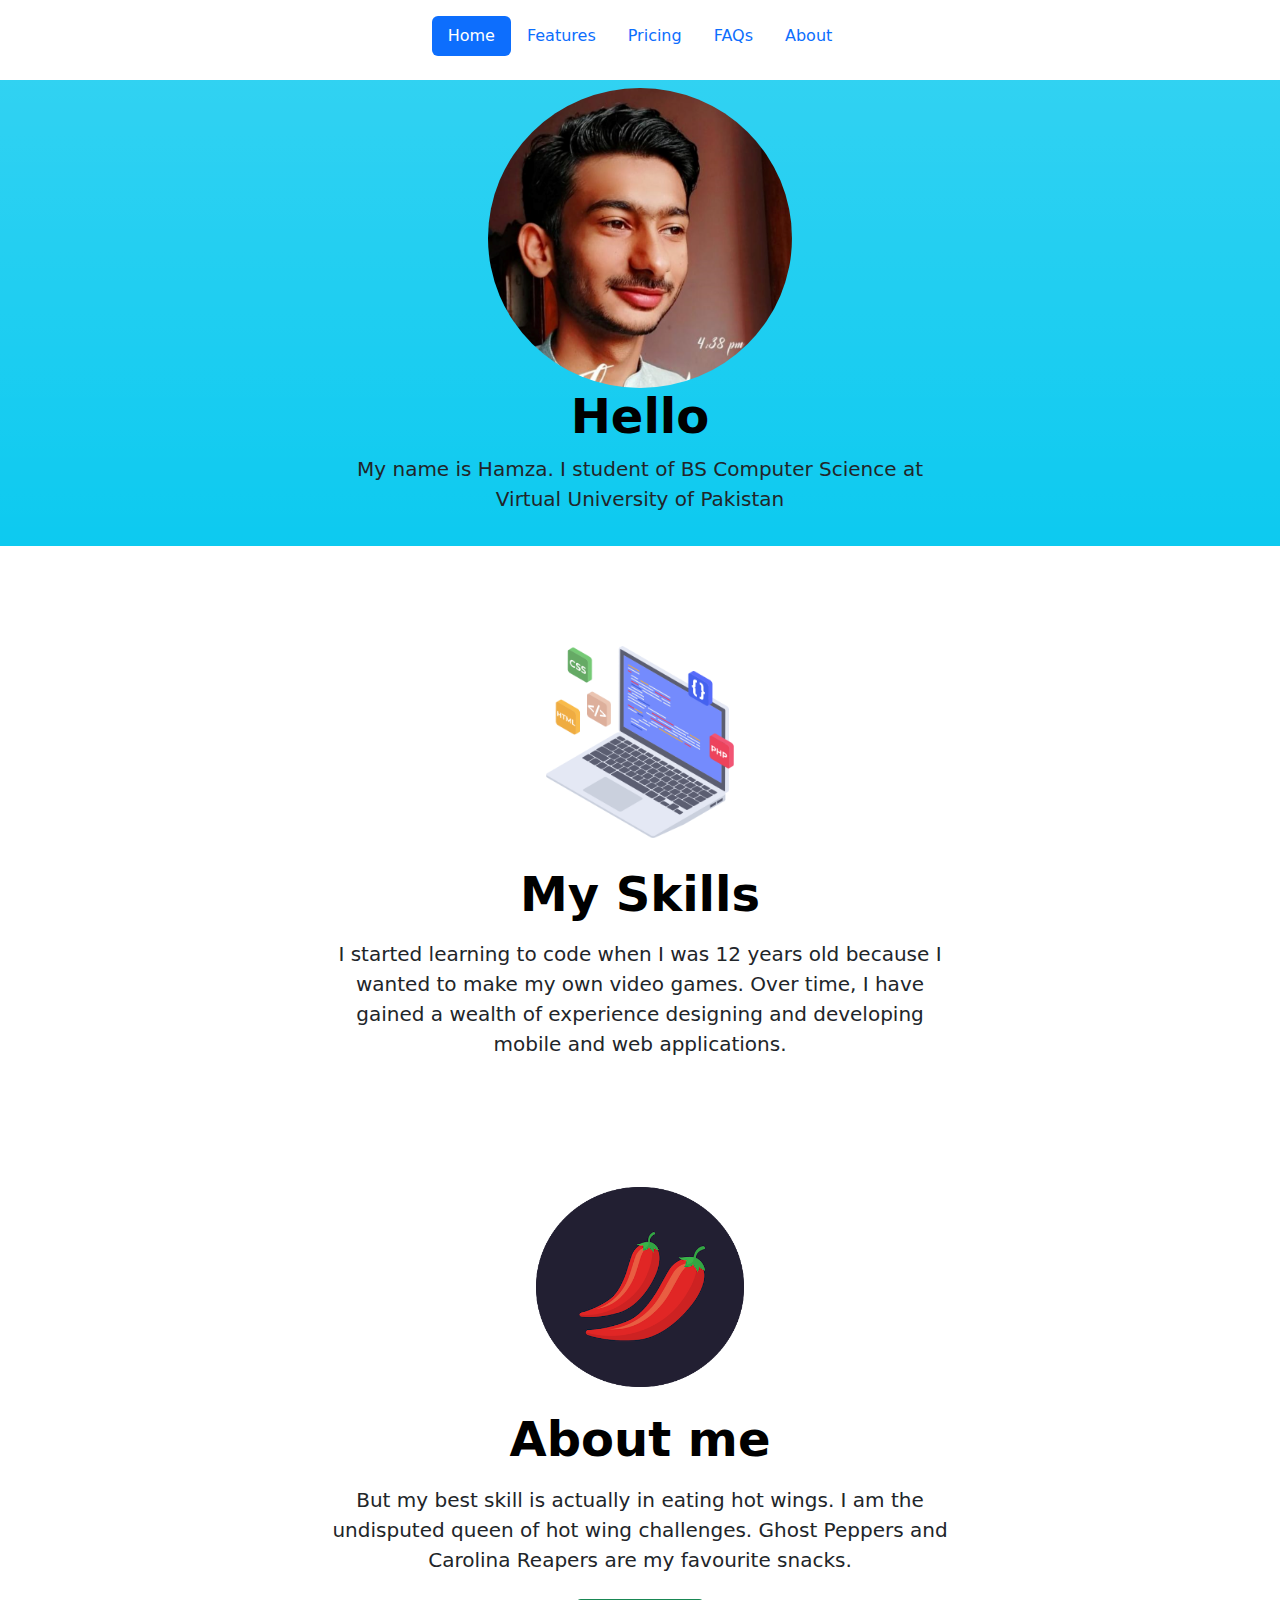
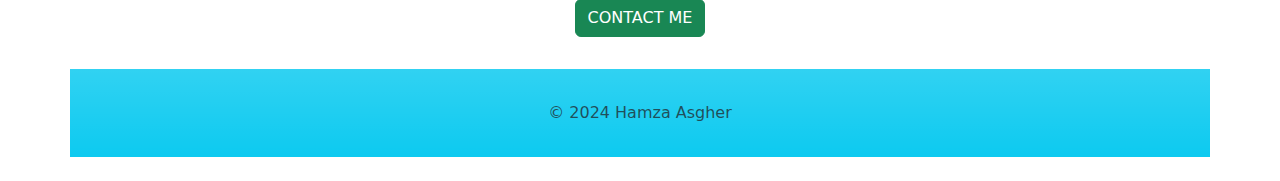
<file: index.html>
<!DOCTYPE html>
<html lang="en">
<head>
    <meta charset="UTF-8">
    <meta name="viewport" content="width=device-width, initial-scale=1.0">
    <title>my web site</title>
    <link href="https://cdn.jsdelivr.net/npm/bootstrap@5.3.3/dist/css/bootstrap.min.css" rel="stylesheet" integrity="sha384-QWTKZyjpPEjISv5WaRU9OFeRpok6YctnYmDr5pNlyT2bRjXh0JMhjY6hW+ALEwIH" crossorigin="anonymous">
</head>
<body>
    <div class="container">
        <header class="d-flex justify-content-center py-3">
          <ul class="nav nav-pills">
            <li class="nav-item"><a href="#" class="nav-link active" aria-current="page">Home</a></li>
            <li class="nav-item"><a href="./11.3 TinDog Project/index.html" class="nav-link">Features</a></li>
            <li class="nav-item"><a href="#" class="nav-link">Pricing</a></li>
            <li class="nav-item"><a href="#" class="nav-link">FAQs</a></li>
            <li class="nav-item"><a href="./my portfolio/index.html" class="nav-link">About</a></li>
          </ul>
        </header>
      </div>

    <div class="px-4 py-2 my-2 text-center   bg-info bg-gradient ">
        <img src="./Screenshot (22).png" alt="my pic" class="rounded-circle" height="300">
        <h1 class="display-5 fw-bold text-body-emphasis">Hello</h1>
        <div class="col-lg-6 mx-auto">
          <p  class="lead mb-4  lead">My name is Hamza. I student of BS Computer Science at Virtual University of Pakistan </p>
          
        </div>
      </div>
    
      <div class="px-4 py-5 my-5 text-center">
        <img class="" src="./web-development.png" alt="computer pic"  height="200">
        <h1 class="display-5 fw-bold text-body-emphasis py-2 mt-3">My Skills</h1>
        <div class="col-lg-6 mx-auto">
          <p class="lead mb-4 text-center">I started learning to code when I was 12 years old because I wanted to make my own video games. Over time, I have gained a wealth of experience designing and developing mobile and web applications.</p>
          
        </div>
      </div>

      
    
      <div class="px-4 py-2 my-2 text-center">
        <img class="" src="./chillies.png" alt="chillies"  height="200">
        <h1 class="display-5 fw-bold text-body-emphasis py-2 mt-3">About me</h1>
        <div class="col-lg-6 mx-auto">
          <p class="lead mb-4 text-center">But my best skill is actually in eating hot wings. I am the undisputed queen of hot wing challenges. Ghost Peppers and Carolina Reapers are my favourite snacks.

          </p>
          
        </div>

           
        <button type="button" class="btn btn-success">CONTACT ME </button>


      </div>
      <div class="container bg-info bg-gradient ">
        <footer class="py-3 my-4">
         
          <p class="text-center text-body-secondary pt-3 px-5">© 2024 Hamza Asgher</p>
        </footer>
      </div>           



      
          
              

<script src="https://cdn.jsdelivr.net/npm/bootstrap@5.3.3/dist/js/bootstrap.bundle.min.js" integrity="sha384-YvpcrYf0tY3lHB60NNkmXc5s9fDVZLESaAA55NDzOxhy9GkcIdslK1eN7N6jIeHz" crossorigin="anonymous"></script>       
</body>
</html>
</file>
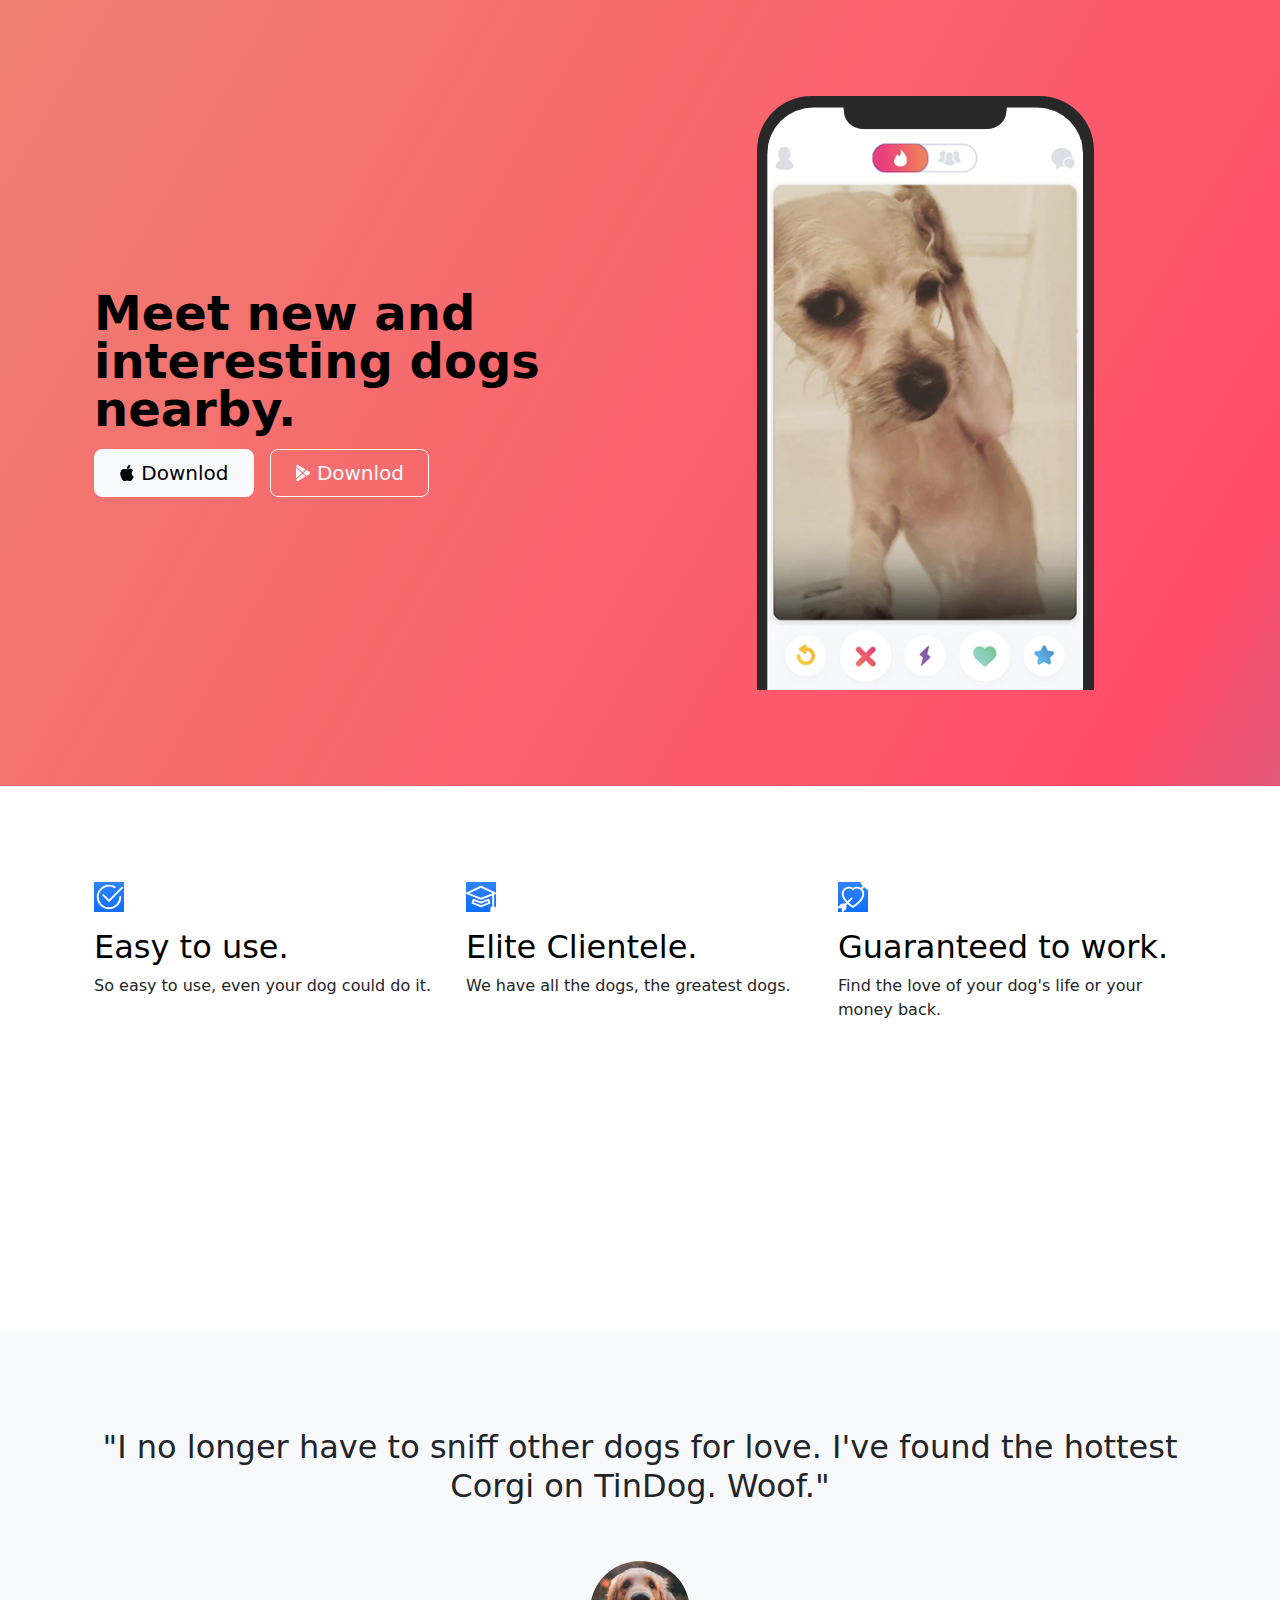
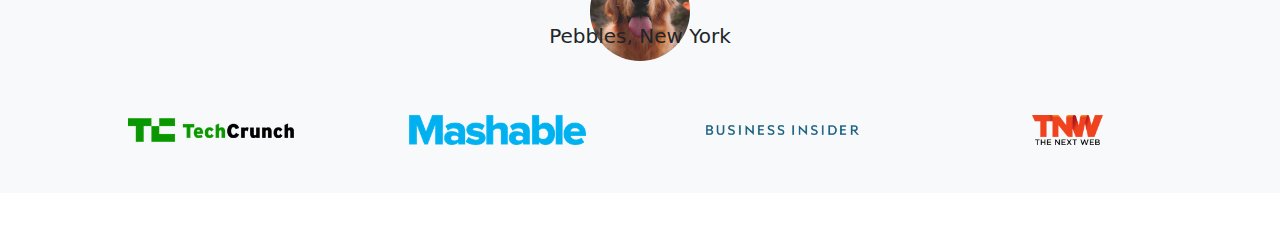
<file: 11.3 TinDog Project/index.html>
<!DOCTYPE html>
<html lang="en">

<head>
  <meta charset="UTF-8">
  <meta name="viewport" content="width=device-width, initial-scale=1.0">
  <title>TinDog</title>
  <link href="https://cdn.jsdelivr.net/npm/bootstrap@5.3.3/dist/css/bootstrap.min.css" rel="stylesheet" integrity="sha384-QWTKZyjpPEjISv5WaRU9OFeRpok6YctnYmDr5pNlyT2bRjXh0JMhjY6hW+ALEwIH" crossorigin="anonymous">
  <link rel="stylesheet" href="./css/style.css">
</head>
 
<body>
  
    <!-- Title -->
<div class="gradient-background">
   <section id="title">
    <div class="container col-xxl-8 px-4 py-5">
      <div class="row flex-lg-row-reverse align-items-center g-5 py-5">
        <div class="col-10 col-sm-8 col-lg-6">
          <img src="./images/iphone.png" class="d-block mx-lg-auto img-fluid" alt="dob"  height="200" loading="lazy">
        </div>
        <div class="col-lg-6">
          <h1 class="display-5 fw-bold text-body-emphasis lh-1 mb-3">Meet new and interesting dogs nearby.</h1>
          
          <div class="d-grid gap-2 d-md-flex justify-content-md-start">
            <button  type="button" class="btn btn-light btn-lg px-4 me-md-2" >
              <svg xmlns="http://www.w3.org/2000/svg" width="16" height="16" fill="currentColor"
                              class="bi bi-apple mb-1" viewBox="0 0 16 16">
              <path
                                d="M11.182.008C11.148-.03 9.923.023 8.857 1.18c-1.066 1.156-.902 2.482-.878 2.516.024.034 1.52.087 2.475-1.258.955-1.345.762-2.391.728-2.43Zm3.314 11.733c-.048-.096-2.325-1.234-2.113-3.422.212-2.189 1.675-2.789 1.698-2.854.023-.065-.597-.79-1.254-1.157a3.692 3.692 0 0 0-1.563-.434c-.108-.003-.483-.095-1.254.116-.508.139-1.653.589-1.968.607-.316.018-1.256-.522-2.267-.665-.647-.125-1.333.131-1.824.328-.49.196-1.422.754-2.074 2.237-.652 1.482-.311 3.83-.067 4.56.244.729.625 1.924 1.273 2.796.576.984 1.34 1.667 1.659 1.899.319.232 1.219.386 1.843.067.502-.308 1.408-.485 1.766-.472.357.013 1.061.154 1.782.539.571.197 1.111.115 1.652-.105.541-.221 1.324-1.059 2.238-2.758.347-.79.505-1.217.473-1.282Z" />
              <path
                                d="M11.182.008C11.148-.03 9.923.023 8.857 1.18c-1.066 1.156-.902 2.482-.878 2.516.024.034 1.52.087 2.475-1.258.955-1.345.762-2.391.728-2.43Zm3.314 11.733c-.048-.096-2.325-1.234-2.113-3.422.212-2.189 1.675-2.789 1.698-2.854.023-.065-.597-.79-1.254-1.157a3.692 3.692 0 0 0-1.563-.434c-.108-.003-.483-.095-1.254.116-.508.139-1.653.589-1.968.607-.316.018-1.256-.522-2.267-.665-.647-.125-1.333.131-1.824.328-.49.196-1.422.754-2.074 2.237-.652 1.482-.311 3.83-.067 4.56.244.729.625 1.924 1.273 2.796.576.984 1.34 1.667 1.659 1.899.319.232 1.219.386 1.843.067.502-.308 1.408-.485 1.766-.472.357.013 1.061.154 1.782.539.571.197 1.111.115 1.652-.105.541-.221 1.324-1.059 2.238-2.758.347-.79.505-1.217.473-1.282Z" />
              </svg> Downlod</button>
            <button type="button" class="btn btn-outline-light btn-lg px-4"> <svg xmlns="http://www.w3.org/2000/svg" width="16" height="16" fill="currentColor"
              class="bi bi-google-play mb-1" viewBox="0 0 16 16">
   <path
                d="M14.222 9.374c1.037-.61 1.037-2.137 0-2.748L11.528 5.04 8.32 8l3.207 2.96 2.694-1.586Zm-3.595 2.116L7.583 8.68 1.03 14.73c.201 1.029 1.36 1.61 2.303 1.055l7.294-4.295ZM1 13.396V2.603L6.846 8 1 13.396ZM1.03 1.27l6.553 6.05 3.044-2.81L3.333.215C2.39-.341 1.231.24 1.03 1.27Z" />
      </svg>


   <path
              d="M2.5 8a5.5 5.5 0 0 1 8.25-4.764.5.5 0 0 0 .5-.866A6.5 6.5 0 1 0 14.5 8a.5.5 0 0 0-1 0 5.5 5.5 0 1 1-11 0z" />
   <path
              d="M15.354 3.354a.5.5 0 0 0-.708-.708L8 9.293 5.354 6.646a.5.5 0 1 0-.708.708l3 3a.5.5 0 0 0 .708 0l7-7z" />
   </svg>  Downlod </button>
          </div>
        </div>
      </div>
    </div>
  </div>
  </section>
  <!-- Features -->
  <section id="features">
    <div class="container px-4 py-5" id="featured-3">
      
      <div class="row g-4 py-5 row-cols-1 row-cols-lg-3">
        <div class="feature col">
          <div class="feature-icon d-inline-flex align-items-center justify-content-center text-bg-primary bg-gradient fs-2 mb-3">
            <svg xmlns="http://www.w3.org/2000/svg" height="30" fill="currentColor" class="bi bi-check2-circle"
              viewBox="0 0 16 16">
<path
                d="M2.5 8a5.5 5.5 0 0 1 8.25-4.764.5.5 0 0 0 .5-.866A6.5 6.5 0 1 0 14.5 8a.5.5 0 0 0-1 0 5.5 5.5 0 1 1-11 0z" />
<path
                d="M15.354 3.354a.5.5 0 0 0-.708-.708L8 9.293 5.354 6.646a.5.5 0 1 0-.708.708l3 3a.5.5 0 0 0 .708 0l7-7z" />
</svg>
          </div>
          <h3 class="fs-2 text-body-emphasis">Easy to use.</h3>
          <p>So easy to use, even your dog could do it.</p>
          
            
            <svg class="bi"><use xlink:href="#chevron-right"></use></svg>
          </a>
        </div>
        <div class="feature col">
          <div class="feature-icon d-inline-flex align-items-center justify-content-center text-bg-primary bg-gradient fs-2 mb-3">
            <svg xmlns="http://www.w3.org/2000/svg" height="30" fill="currentColor" class="bi bi-mortarboard" viewBox="0 0 16 16">
              <path d="M8.211 2.047a.5.5 0 0 0-.422 0l-7.5 3.5a.5.5 0 0 0 .025.917l7.5 3a.5.5 0 0 0 .372 0L14 7.14V13a1 1 0 0 0-1 1v2h3v-2a1 1 0 0 0-1-1V6.739l.686-.275a.5.5 0 0 0 .025-.917l-7.5-3.5ZM8 8.46 1.758 5.965 8 3.052l6.242 2.913L8 8.46Z"/>
              <path d="M4.176 9.032a.5.5 0 0 0-.656.327l-.5 1.7a.5.5 0 0 0 .294.605l4.5 1.8a.5.5 0 0 0 .372 0l4.5-1.8a.5.5 0 0 0 .294-.605l-.5-1.7a.5.5 0 0 0-.656-.327L8 10.466 4.176 9.032Zm-.068 1.873.22-.748 3.496 1.311a.5.5 0 0 0 .352 0l3.496-1.311.22.748L8 12.46l-3.892-1.556Z"/>
              </svg>
          </div>
          <h3 class="fs-2 text-body-emphasis">Elite Clientele.</h3>
          <p>We have all the dogs, the greatest dogs.</p>
          
            
            <svg class="bi"><use xlink:href="#chevron-right"></use></svg>
          </a>
        </div>
        <div class="feature col">
          <div class="feature-icon d-inline-flex align-items-center justify-content-center text-bg-primary bg-gradient fs-2 mb-3">
            <svg xmlns="http://www.w3.org/2000/svg" height="30" fill="currentColor" class="bi bi-arrow-through-heart"
              viewBox="0 0 16 16">
<path fill-rule="evenodd"
                d="M2.854 15.854A.5.5 0 0 1 2 15.5V14H.5a.5.5 0 0 1-.354-.854l1.5-1.5A.5.5 0 0 1 2 11.5h1.793l.53-.53c-.771-.802-1.328-1.58-1.704-2.32-.798-1.575-.775-2.996-.213-4.092C3.426 2.565 6.18 1.809 8 3.233c1.25-.98 2.944-.928 4.212-.152L13.292 2 12.147.854A.5.5 0 0 1 12.5 0h3a.5.5 0 0 1 .5.5v3a.5.5 0 0 1-.854.354L14 2.707l-1.006 1.006c.236.248.44.531.6.845.562 1.096.585 2.517-.213 4.092-.793 1.563-2.395 3.288-5.105 5.08L8 13.912l-.276-.182a21.86 21.86 0 0 1-2.685-2.062l-.539.54V14a.5.5 0 0 1-.146.354l-1.5 1.5Zm2.893-4.894A20.419 20.419 0 0 0 8 12.71c2.456-1.666 3.827-3.207 4.489-4.512.679-1.34.607-2.42.215-3.185-.817-1.595-3.087-2.054-4.346-.761L8 4.62l-.358-.368c-1.259-1.293-3.53-.834-4.346.761-.392.766-.464 1.845.215 3.185.323.636.815 1.33 1.519 2.065l1.866-1.867a.5.5 0 1 1 .708.708L5.747 10.96Z" />
</svg>
          </div>
          <h3 class="fs-2 text-body-emphasis">Guaranteed to work.</h3>
          <p>Find the love of your dog's life or your money back.</p>
          
            
            <svg class="bi"><use xlink:href="#chevron-right"></use></svg>
          </a>
        </div>
      </div>
    </div>

    </section>
  <!-- Testimonial -->
  <section id="testimonial">
    <div class="my-5">
      <div class="p-5 text-center bg-body-tertiary">
        <div class="container py-5">
      <h2>"I no longer have to sniff other dogs for love. I've found the hottest Corgi on TinDog. Woof."</h2>
        <div class="profile-img">  
      <img src="./images/dog-img.jpg" class="profile-img mb-2 mt-5" alt="dog">
    </div>
      <p class="col-lg-8 mx-auto lead mt-2">Pebbles, New York</p>
    </div>
  
  
      <div class="container">
        <div class="row"> 
      <div class="col-lg-3 col-sm-12">
      <img src="./images/techcrunch.png" alt="techcrunch" height="30">
      </div>
  
      <div class="col-lg-3 col-sm-12">
      <img src="./images/mashable.png" alt="mahable" height="30">
      </div>
  
      <div class="col-lg-3 col-sm-12">
      <img src="./images/bizinsider.png" alt="bizinsider" height="30">
      </div>
      <div class="col-lg-3 col-sm-12">
      <img src="./images/tnw.png" alt="tnw" height="30">
      </div>
      </div>
      </div>
    </div>
    </div>
    
  </section>
  <!-- Pricing -->
  <section id="pricing">
    
  </section>
  <!-- Footer -->
  <section id="footer">
    
  </section>
  <script src="https://cdn.jsdelivr.net/npm/bootstrap@5.3.3/dist/js/bootstrap.bundle.min.js" integrity="sha384-YvpcrYf0tY3lHB60NNkmXc5s9fDVZLESaAA55NDzOxhy9GkcIdslK1eN7N6jIeHz" crossorigin="anonymous"></script>
  
</body>
</div>
</html>
</file>
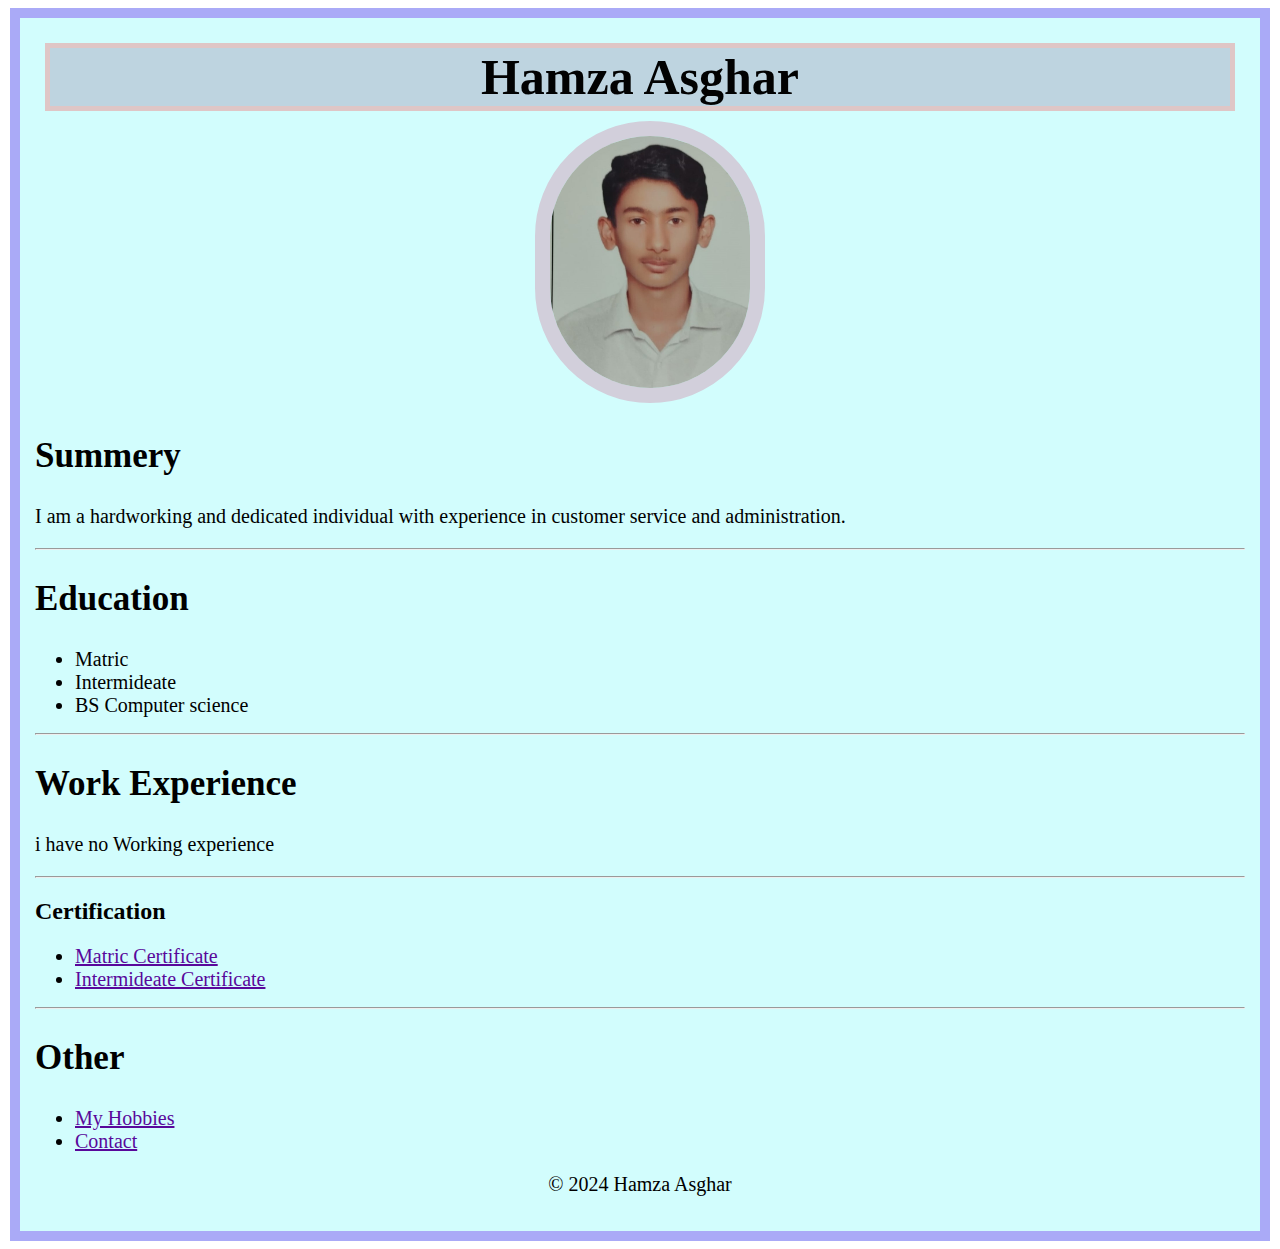
<file: my portfolio/index.html>
<!DOCTYPE html>
<html lang="en">
<head>
    <meta charset="UTF-8">
    <meta name="viewport" content="width=device-width, initial-scale=1.0">
    <title>My Resume</title>
    <link rel="stylesheet" href="style.css">
</head>
<body>
   <div>
     <h1>Hamza Asghar</h1>
     <img src="./my.jpg" alt="my pinter" width="200">
     <h2 class="Education">Summery</h2>
     <p>I am a hardworking and dedicated individual with experience in customer service and administration.</p>
     <hr>
     <h2 class="Education">Education</h2>
      <ul><li>Matric
          <li>Intermideate</li>
         <li>BS Computer science</li>
         </li>
        </ul>
     <hr>
     <h2 class="Education">Work Experience</h2>
     <p>i have no Working experience</p>
     <hr>
     <h2>Certification</h2>
      <ul>
          <li> <a class="link" href="./10 cer.jpg">Matric Certificate</a>

          </li>
          <li><a class="link" href="./12 cer.jpg">Intermideate Certificate</a></li>
       </ul>
  
     <hr>
     <h2 class="Education">Other</h2>
     <ul>
         <li><a class="link" href="./hobbies.html"> My Hobbies</a></li>
         <li><a class="link" href="./contact.html">Contact</a></li>
     </ul>
      <footer>
          <p>© 2024 Hamza Asghar</p>
      </footer>
    </div>
</body>
</html>
</file>
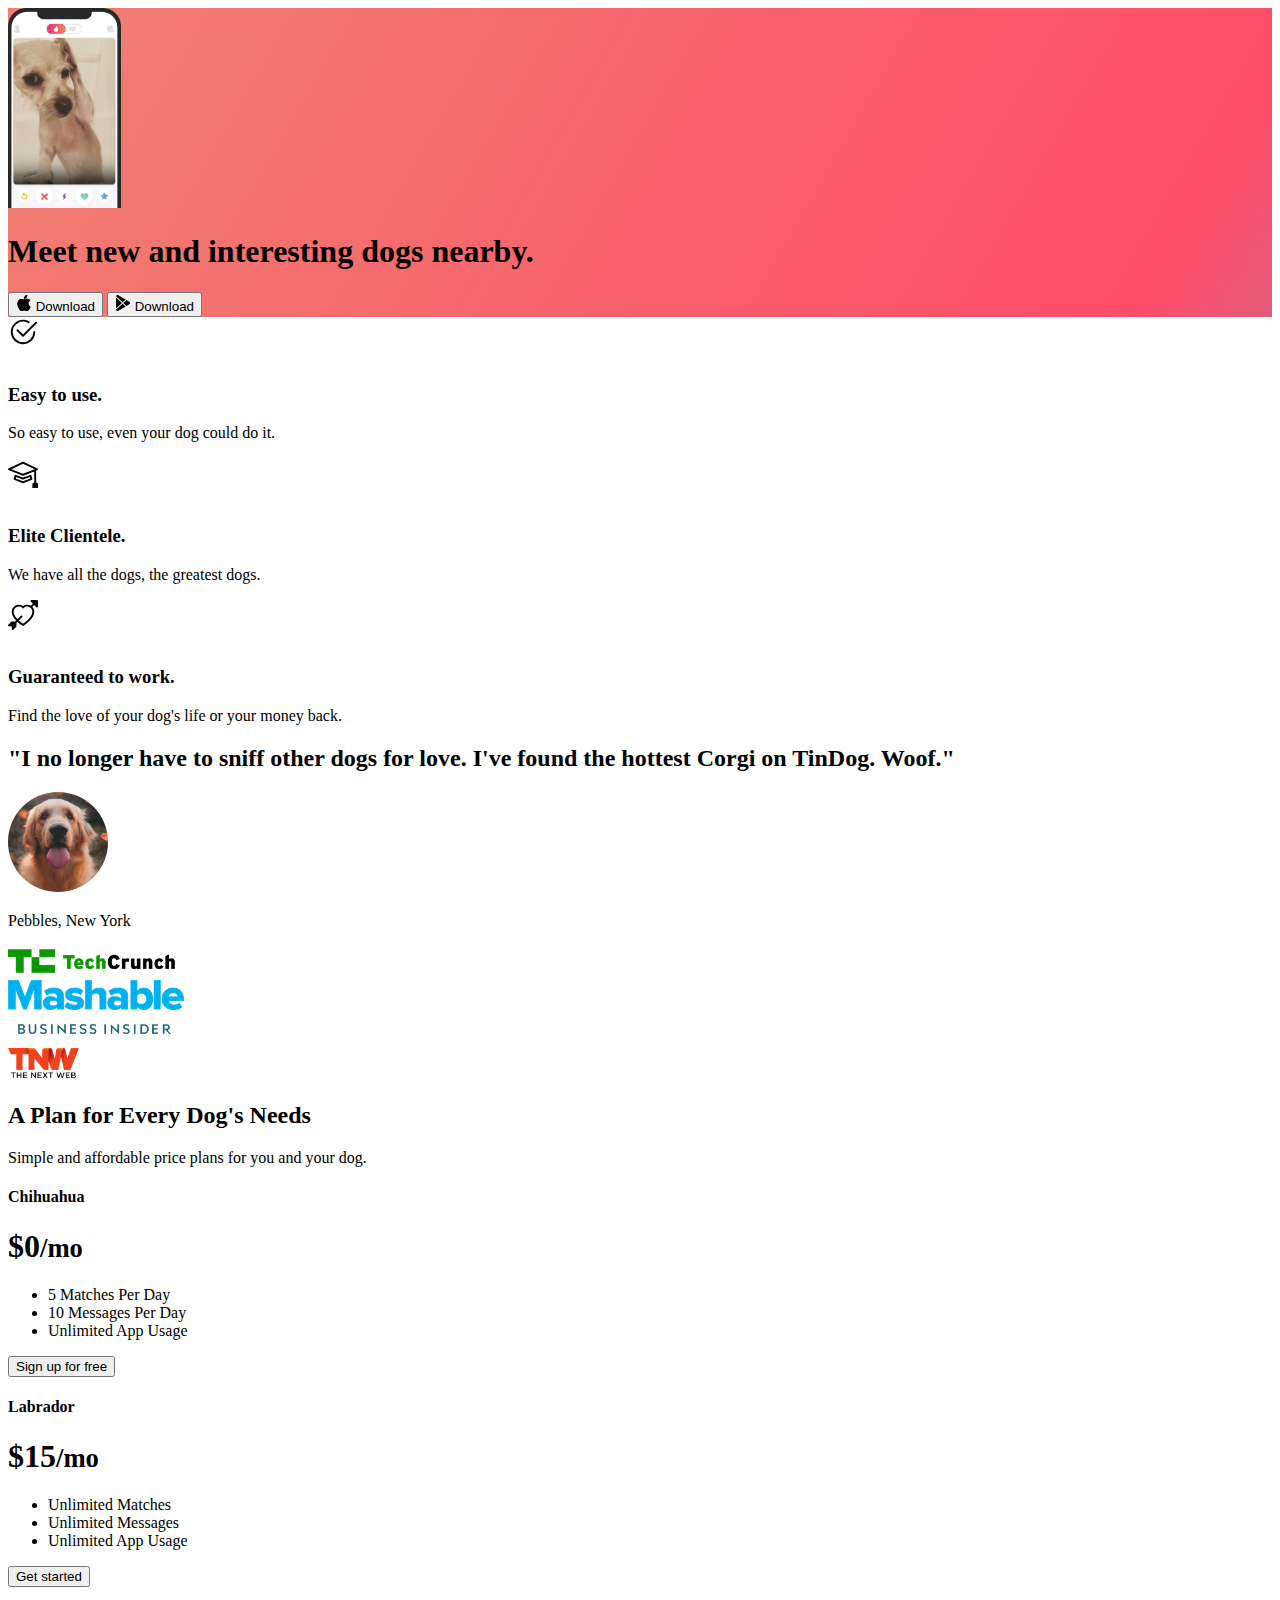
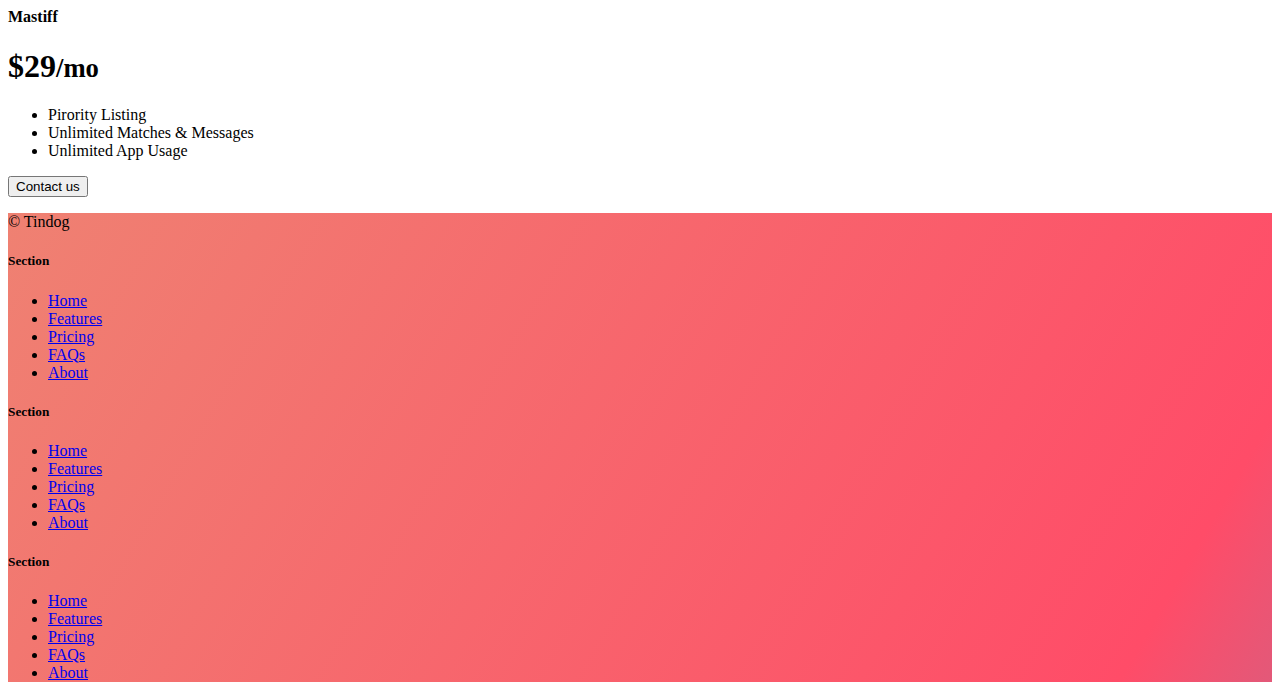
<file: 11.3 TinDog Project/solution.html>
<!DOCTYPE html>
<html lang="en">

<head>
  <meta charset="UTF-8">
  <meta name="viewport" content="width=device-width, initial-scale=1.0">
  <title>TinDog</title>
  <link href="https://cdn.jsdelivr.net/npm/bootstrap@5.3.0-alpha3/dist/css/bootstrap.min.css" rel="stylesheet"
    integrity="sha384-KK94CHFLLe+nY2dmCWGMq91rCGa5gtU4mk92HdvYe+M/SXH301p5ILy+dN9+nJOZ" crossorigin="anonymous">
  <link rel="stylesheet" href="./css/solution.css">
</head>

<body>


  <!-- Title -->
  <section id="title" class="gradient-background">

    <div class="container col-xxl-8 px-4 pt-5">
      <div class="row flex-lg-row-reverse align-items-center g-5 pt-5">
        <div class="col-10 col-sm-8 col-lg-6">
          <img src="./images/iphone.png" class="d-block mx-lg-auto img-fluid" alt="Bootstrap Themes" height="200"
            loading="lazy">
        </div>
        <div class="col-lg-6">
          <h1 class="display-5 fw-bold text-body-emphasis lh-1 mb-3">Meet new and interesting dogs nearby.</h1>

          <div class="d-grid gap-2 d-md-flex justify-content-md-start">
            <button type="button" class="btn btn-light btn-lg px-4 me-md-2"><svg xmlns="http://www.w3.org/2000/svg"
                width="16" height="16" fill="currentColor" class="bi bi-apple mb-1" viewBox="0 0 16 16">
                <path
                  d="M11.182.008C11.148-.03 9.923.023 8.857 1.18c-1.066 1.156-.902 2.482-.878 2.516.024.034 1.52.087 2.475-1.258.955-1.345.762-2.391.728-2.43Zm3.314 11.733c-.048-.096-2.325-1.234-2.113-3.422.212-2.189 1.675-2.789 1.698-2.854.023-.065-.597-.79-1.254-1.157a3.692 3.692 0 0 0-1.563-.434c-.108-.003-.483-.095-1.254.116-.508.139-1.653.589-1.968.607-.316.018-1.256-.522-2.267-.665-.647-.125-1.333.131-1.824.328-.49.196-1.422.754-2.074 2.237-.652 1.482-.311 3.83-.067 4.56.244.729.625 1.924 1.273 2.796.576.984 1.34 1.667 1.659 1.899.319.232 1.219.386 1.843.067.502-.308 1.408-.485 1.766-.472.357.013 1.061.154 1.782.539.571.197 1.111.115 1.652-.105.541-.221 1.324-1.059 2.238-2.758.347-.79.505-1.217.473-1.282Z" />
                <path
                  d="M11.182.008C11.148-.03 9.923.023 8.857 1.18c-1.066 1.156-.902 2.482-.878 2.516.024.034 1.52.087 2.475-1.258.955-1.345.762-2.391.728-2.43Zm3.314 11.733c-.048-.096-2.325-1.234-2.113-3.422.212-2.189 1.675-2.789 1.698-2.854.023-.065-.597-.79-1.254-1.157a3.692 3.692 0 0 0-1.563-.434c-.108-.003-.483-.095-1.254.116-.508.139-1.653.589-1.968.607-.316.018-1.256-.522-2.267-.665-.647-.125-1.333.131-1.824.328-.49.196-1.422.754-2.074 2.237-.652 1.482-.311 3.83-.067 4.56.244.729.625 1.924 1.273 2.796.576.984 1.34 1.667 1.659 1.899.319.232 1.219.386 1.843.067.502-.308 1.408-.485 1.766-.472.357.013 1.061.154 1.782.539.571.197 1.111.115 1.652-.105.541-.221 1.324-1.059 2.238-2.758.347-.79.505-1.217.473-1.282Z" />
              </svg> Download</button>
            <button type="button" class="btn btn-outline-light btn-lg px-4"><svg xmlns="http://www.w3.org/2000/svg"
                width="16" height="16" fill="currentColor" class="bi bi-google-play mb-1" viewBox="0 0 16 16">
                <path
                  d="M14.222 9.374c1.037-.61 1.037-2.137 0-2.748L11.528 5.04 8.32 8l3.207 2.96 2.694-1.586Zm-3.595 2.116L7.583 8.68 1.03 14.73c.201 1.029 1.36 1.61 2.303 1.055l7.294-4.295ZM1 13.396V2.603L6.846 8 1 13.396ZM1.03 1.27l6.553 6.05 3.044-2.81L3.333.215C2.39-.341 1.231.24 1.03 1.27Z" />
              </svg> Download</button>
          </div>
        </div>
      </div>
    </div>
  </section>
  <!-- Features -->
  <section id="features">
    <div class="container mt-5">
      <div class="row g-4 py-5 row-cols-1 row-cols-lg-3">
        <div class="col d-flex align-items-start">
          <div
            class="icon-square text-body-emphasis bg-body-secondary d-inline-flex align-items-center justify-content-center fs-4 flex-shrink-0 me-3">
            <svg xmlns="http://www.w3.org/2000/svg" height="30" fill="currentColor" class="bi bi-check2-circle"
              viewBox="0 0 16 16">
              <path
                d="M2.5 8a5.5 5.5 0 0 1 8.25-4.764.5.5 0 0 0 .5-.866A6.5 6.5 0 1 0 14.5 8a.5.5 0 0 0-1 0 5.5 5.5 0 1 1-11 0z" />
              <path
                d="M15.354 3.354a.5.5 0 0 0-.708-.708L8 9.293 5.354 6.646a.5.5 0 1 0-.708.708l3 3a.5.5 0 0 0 .708 0l7-7z" />
            </svg>
          </div>
          <div>
            <h3 class="fs-2">Easy to use.</h3>
            <p>So easy to use, even your dog could do it.</p>

          </div>
        </div>
        <div class="col d-flex align-items-start">
          <div
            class="icon-square text-body-emphasis bg-body-secondary d-inline-flex align-items-center justify-content-center fs-4 flex-shrink-0 me-3">
            <svg xmlns="http://www.w3.org/2000/svg" height="30" fill="currentColor" class="bi bi-mortarboard"
              viewBox="0 0 16 16">
              <path
                d="M8.211 2.047a.5.5 0 0 0-.422 0l-7.5 3.5a.5.5 0 0 0 .025.917l7.5 3a.5.5 0 0 0 .372 0L14 7.14V13a1 1 0 0 0-1 1v2h3v-2a1 1 0 0 0-1-1V6.739l.686-.275a.5.5 0 0 0 .025-.917l-7.5-3.5ZM8 8.46 1.758 5.965 8 3.052l6.242 2.913L8 8.46Z" />
              <path
                d="M4.176 9.032a.5.5 0 0 0-.656.327l-.5 1.7a.5.5 0 0 0 .294.605l4.5 1.8a.5.5 0 0 0 .372 0l4.5-1.8a.5.5 0 0 0 .294-.605l-.5-1.7a.5.5 0 0 0-.656-.327L8 10.466 4.176 9.032Zm-.068 1.873.22-.748 3.496 1.311a.5.5 0 0 0 .352 0l3.496-1.311.22.748L8 12.46l-3.892-1.556Z" />
            </svg>
          </div>
          <div>
            <h3 class="fs-2">Elite Clientele.</h3>
            <p>We have all the dogs, the greatest dogs.</p>

          </div>
        </div>
        <div class="col d-flex align-items-start">
          <div
            class="icon-square text-body-emphasis bg-body-secondary d-inline-flex align-items-center justify-content-center fs-4 flex-shrink-0 me-3">
            <svg xmlns="http://www.w3.org/2000/svg" height="30" fill="currentColor" class="bi bi-arrow-through-heart"
              viewBox="0 0 16 16">
              <path fill-rule="evenodd"
                d="M2.854 15.854A.5.5 0 0 1 2 15.5V14H.5a.5.5 0 0 1-.354-.854l1.5-1.5A.5.5 0 0 1 2 11.5h1.793l.53-.53c-.771-.802-1.328-1.58-1.704-2.32-.798-1.575-.775-2.996-.213-4.092C3.426 2.565 6.18 1.809 8 3.233c1.25-.98 2.944-.928 4.212-.152L13.292 2 12.147.854A.5.5 0 0 1 12.5 0h3a.5.5 0 0 1 .5.5v3a.5.5 0 0 1-.854.354L14 2.707l-1.006 1.006c.236.248.44.531.6.845.562 1.096.585 2.517-.213 4.092-.793 1.563-2.395 3.288-5.105 5.08L8 13.912l-.276-.182a21.86 21.86 0 0 1-2.685-2.062l-.539.54V14a.5.5 0 0 1-.146.354l-1.5 1.5Zm2.893-4.894A20.419 20.419 0 0 0 8 12.71c2.456-1.666 3.827-3.207 4.489-4.512.679-1.34.607-2.42.215-3.185-.817-1.595-3.087-2.054-4.346-.761L8 4.62l-.358-.368c-1.259-1.293-3.53-.834-4.346.761-.392.766-.464 1.845.215 3.185.323.636.815 1.33 1.519 2.065l1.866-1.867a.5.5 0 1 1 .708.708L5.747 10.96Z" />
            </svg>
          </div>
          <div>
            <h3 class="fs-2">Guaranteed to work.</h3>
            <p>Find the love of your dog's life or your money back.</p>

          </div>
        </div>
      </div>
    </div>
  </section>
  <!-- Testimonial -->
  <section id="testimonial">
    <div class="my-5">
      <div class="p-5 text-center bg-body-tertiary">
        <div class="container py-5">
          <h2 class="text-body-emphasis">"I no longer have to sniff other dogs for love. I've found the hottest Corgi on
            TinDog. Woof."</h2>
          <img class="profile-img mt-5" src="./images/dog-img.jpg" alt="dog image">
          <p class="col-lg-8 mx-auto lead mt-2">
            Pebbles, New York
          </p>
        </div>

        <div class="container">
          <div class="row">
            <div class="col-lg-3 col-sm-12">
              <img src="./images/techcrunch.png" alt="techcrunch" height="30">
            </div>
            <div class="col-lg-3 col-sm-12">
              <img src="./images/mashable.png" alt="mashable" height="30">
            </div>
            <div class="col-lg-3 col-sm-12">
              <img src="./images/bizinsider.png" alt="bizinsider" height="30">
            </div>
            <div class="col-lg-3 col-sm-12">
              <img src="./images/tnw.png" alt="tnw" height="30">
            </div>
          </div>
        </div>
      </div>
    </div>
  </section>
  <!-- Pricing -->
  <section id="pricing">
    <div class="container">
      <div class="pricing-header p-3 pb-md-4 mx-auto text-center">
        <h2 class="display-4 fw-normal">A Plan for Every Dog's Needs</h2>
        <p class="fs-5 text-body-secondary">Simple and affordable price plans for you and your dog.
      </div>
      <div class="row row-cols-1 row-cols-md-3 mb-3 text-center">
        <div class="col">
          <div class="card mb-4 rounded-3 shadow-sm">
            <div class="card-header py-3">
              <h4 class="my-0 fw-normal">Chihuahua</h4>
            </div>
            <div class="card-body">
              <h1 class="card-title pricing-card-title">$0<small class="text-body-secondary fw-light">/mo</small></h1>
              <ul class="list-unstyled mt-3 mb-4">
                <li>5 Matches Per Day</li>
                <li>10 Messages Per Day</li>
                <li>Unlimited App Usage</li>
              </ul>
              <button type="button" class="w-100 btn btn-lg btn-outline-dark">Sign up for free</button>
            </div>
          </div>
        </div>
        <div class="col">
          <div class="card mb-4 rounded-3 shadow-sm">
            <div class="card-header py-3">
              <h4 class="my-0 fw-normal">Labrador</h4>
            </div>
            <div class="card-body">
              <h1 class="card-title pricing-card-title">$15<small class="text-body-secondary fw-light">/mo</small></h1>
              <ul class="list-unstyled mt-3 mb-4">
                <li>Unlimited Matches</li>
                <li>Unlimited Messages</li>
                <li>Unlimited App Usage</li>
              </ul>
              <button type="button" class="w-100 btn btn-lg btn-dark">Get started</button>
            </div>
          </div>
        </div>
        <div class="col">
          <div class="card mb-4 rounded-3 shadow-sm border-dark">
            <div class="card-header py-3 text-bg-dark border-dark">
              <h4 class="my-0 fw-normal">Mastiff</h4>
            </div>
            <div class="card-body">
              <h1 class="card-title pricing-card-title">$29<small class="text-body-secondary fw-light">/mo</small></h1>
              <ul class="list-unstyled mt-3 mb-4">
                <li>Pirority Listing</li>
                <li>Unlimited Matches & Messages</li>
                <li>Unlimited App Usage</li>
              </ul>
              <button type="button" class="w-100 btn btn-lg btn-dark">Contact us</button>
            </div>
          </div>
        </div>
      </div>
    </div>
  </section>
  <!-- Footer -->
  <section id="contact" class="gradient-background">
    <div class="container ">
      <footer class="row row-cols-1 row-cols-sm-2 row-cols-md-5 py-5 mt-5 border-top">
        <div class="col mb-3">

          <p class="text-body-secondary">© Tindog</p>
        </div>

        <div class="col mb-3">

        </div>

        <div class="col mb-3">
          <h5>Section</h5>
          <ul class="nav flex-column">
            <li class="nav-item mb-2"><a href="#" class="nav-link p-0 text-body-secondary">Home</a></li>
            <li class="nav-item mb-2"><a href="#" class="nav-link p-0 text-body-secondary">Features</a></li>
            <li class="nav-item mb-2"><a href="#" class="nav-link p-0 text-body-secondary">Pricing</a></li>
            <li class="nav-item mb-2"><a href="#" class="nav-link p-0 text-body-secondary">FAQs</a></li>
            <li class="nav-item mb-2"><a href="#" class="nav-link p-0 text-body-secondary">About</a></li>
          </ul>
        </div>

        <div class="col mb-3">
          <h5>Section</h5>
          <ul class="nav flex-column">
            <li class="nav-item mb-2"><a href="#" class="nav-link p-0 text-body-secondary">Home</a></li>
            <li class="nav-item mb-2"><a href="#" class="nav-link p-0 text-body-secondary">Features</a></li>
            <li class="nav-item mb-2"><a href="#" class="nav-link p-0 text-body-secondary">Pricing</a></li>
            <li class="nav-item mb-2"><a href="#" class="nav-link p-0 text-body-secondary">FAQs</a></li>
            <li class="nav-item mb-2"><a href="#" class="nav-link p-0 text-body-secondary">About</a></li>
          </ul>
        </div>

        <div class="col mb-3">
          <h5>Section</h5>
          <ul class="nav flex-column">
            <li class="nav-item mb-2"><a href="#" class="nav-link p-0 text-body-secondary">Home</a></li>
            <li class="nav-item mb-2"><a href="#" class="nav-link p-0 text-body-secondary">Features</a></li>
            <li class="nav-item mb-2"><a href="#" class="nav-link p-0 text-body-secondary">Pricing</a></li>
            <li class="nav-item mb-2"><a href="#" class="nav-link p-0 text-body-secondary">FAQs</a></li>
            <li class="nav-item mb-2"><a href="#" class="nav-link p-0 text-body-secondary">About</a></li>
          </ul>
        </div>
      </footer>
    </div>
  </section>
</body>

</html>
</file>
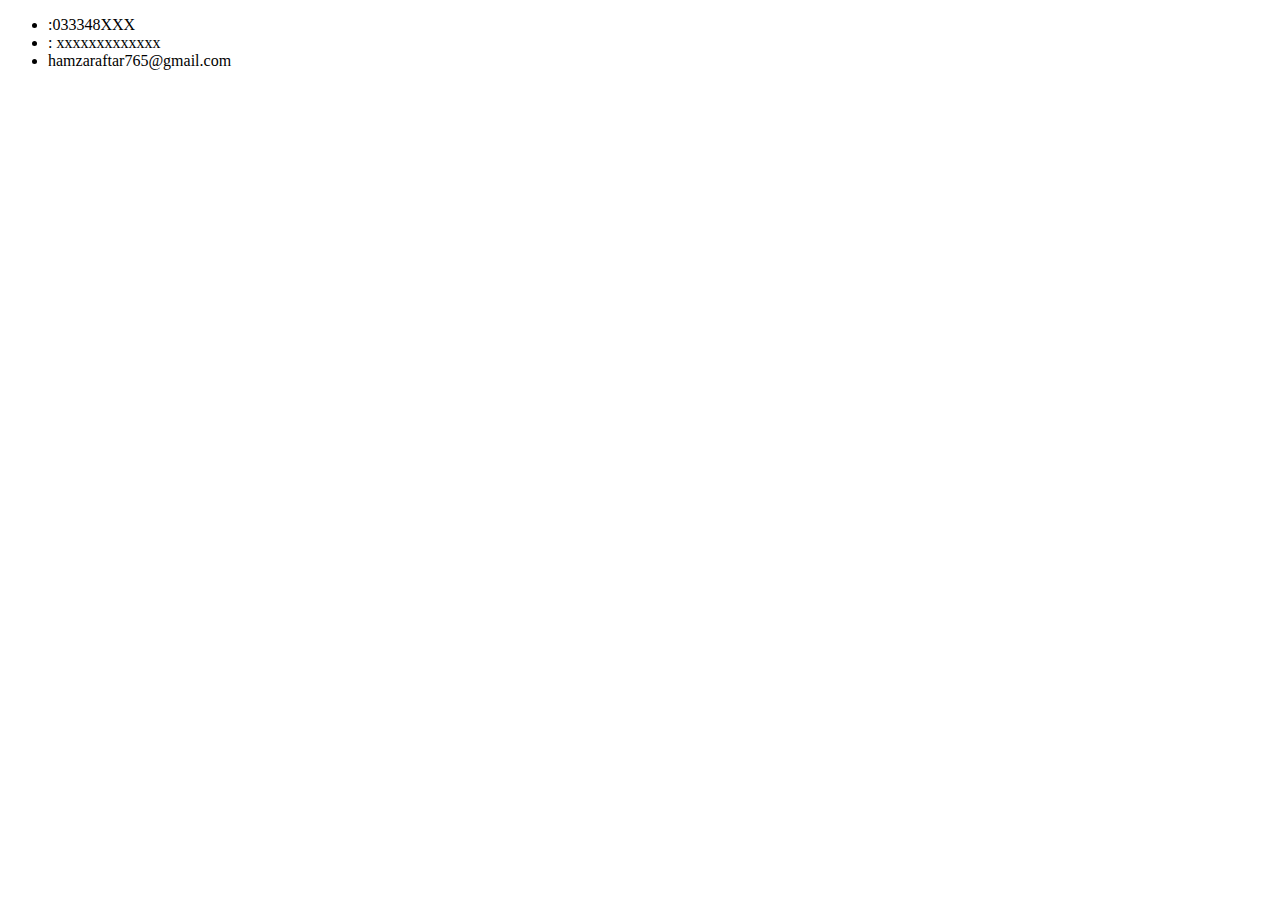
<file: my portfolio/contact.html>
<!DOCTYPE html>
<html lang="en">
<head>
    <meta charset="UTF-8">
    <meta name="viewport" content="width=device-width, initial-scale=1.0">
    <title>Contact</title>
</head>
<body>
    <ul><li>:033348XXX</li>
        <li>: xxxxxxxxxxxxx</li>
        <li>hamzaraftar765@gmail.com </li>
    </ul>
</body>
</html>
</file>
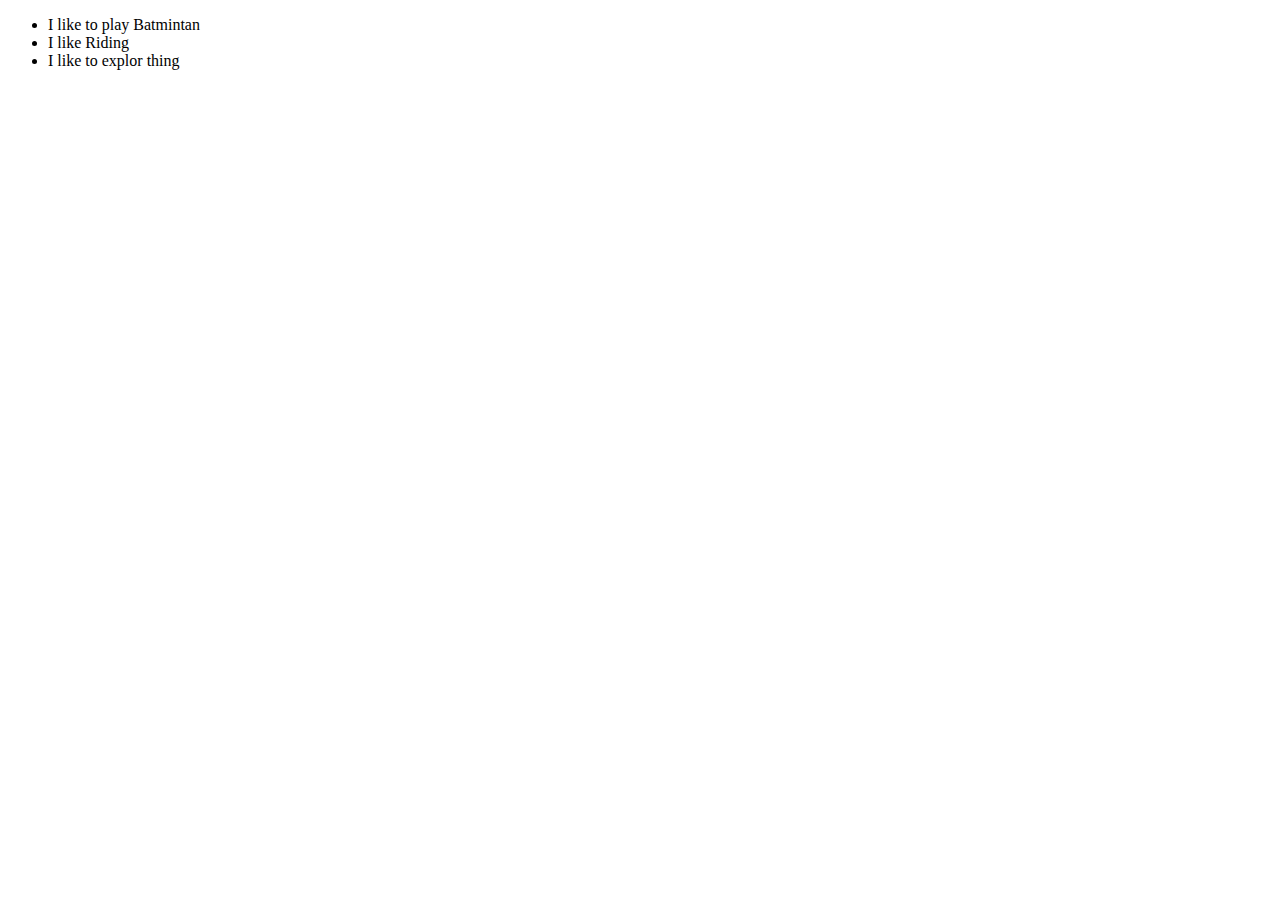
<file: my portfolio/hobbies.html>
<!DOCTYPE html>
<html lang="en">
<head>
    <meta charset="UTF-8">
    <meta name="viewport" content="width=device-width, initial-scale=1.0">
    <title>My hobied</title>
    <ul><li>I like to play Batmintan</li>
        <li>I like Riding</li>
        <li>I like to explor thing</li>
    </ul>


</head>
<body>
    
</body>
</html>
</file>
<file: 11.3 TinDog Project/css/style.css>
.gradient-background {
  background: linear-gradient(300deg, #00bfff, #ff4c68, #ef8172);
  background-size: 180% 180%;
  animation: gradient-animation 18s ease infinite;
}

@keyframes gradient-animation {
  0% {
    background-position: 0% 50%;
  }
  50% {
    background-position: 100% 50%;
  }
  100% {
    background-position: 0% 50%;
  }
}

.icon-square {
  width: 3rem;
  height: 3rem;
  border-radius: 0.75rem;
}

.profile-img {
  height: 100px;
  border-radius: 50%;
}
</file>
<file: my portfolio/style.css>
div{
    background-color: rgb(210, 253, 253);
    margin: 2px;
    border: 10px solid rgb(170, 170, 247);
    padding: 15px;
}
h1{
    text-align: center;
    font-size: 50px;
    font-weight: solid;
    color: rgb(2, 2, 2);
    background-color: rgb(190, 212, 224);
    margin: 10px;
    border: 5px solid rgb(223, 198, 198);
}
img{
    border-radius: 170px;
    position: relative;
    left: 500px;
    border: 15px solid rgb(210, 207, 219);
}
.Education{
    font-size: 35px;
    
}
p{
    font-size: 20px;
}
li{
    font-size: 20px;
    
}
footer{
    text-align: center;
}
.link{
    color: rgb(89, 8, 155);
}
.contact{
    font-size: 200px;
}
</file>
<file: 11.3 TinDog Project/css/solution.css>
.gradient-background {
  background: linear-gradient(300deg, #00bfff, #ff4c68, #ef8172);
  background-size: 180% 180%;
  animation: gradient-animation 18s ease infinite;
}

@keyframes gradient-animation {
  0% {
    background-position: 0% 50%;
  }
  50% {
    background-position: 100% 50%;
  }
  100% {
    background-position: 0% 50%;
  }
}

.icon-square {
  width: 3rem;
  height: 3rem;
  border-radius: 0.75rem;
}

.profile-img {
  border-radius: 50%;
  height: 100px;
}
</file>
